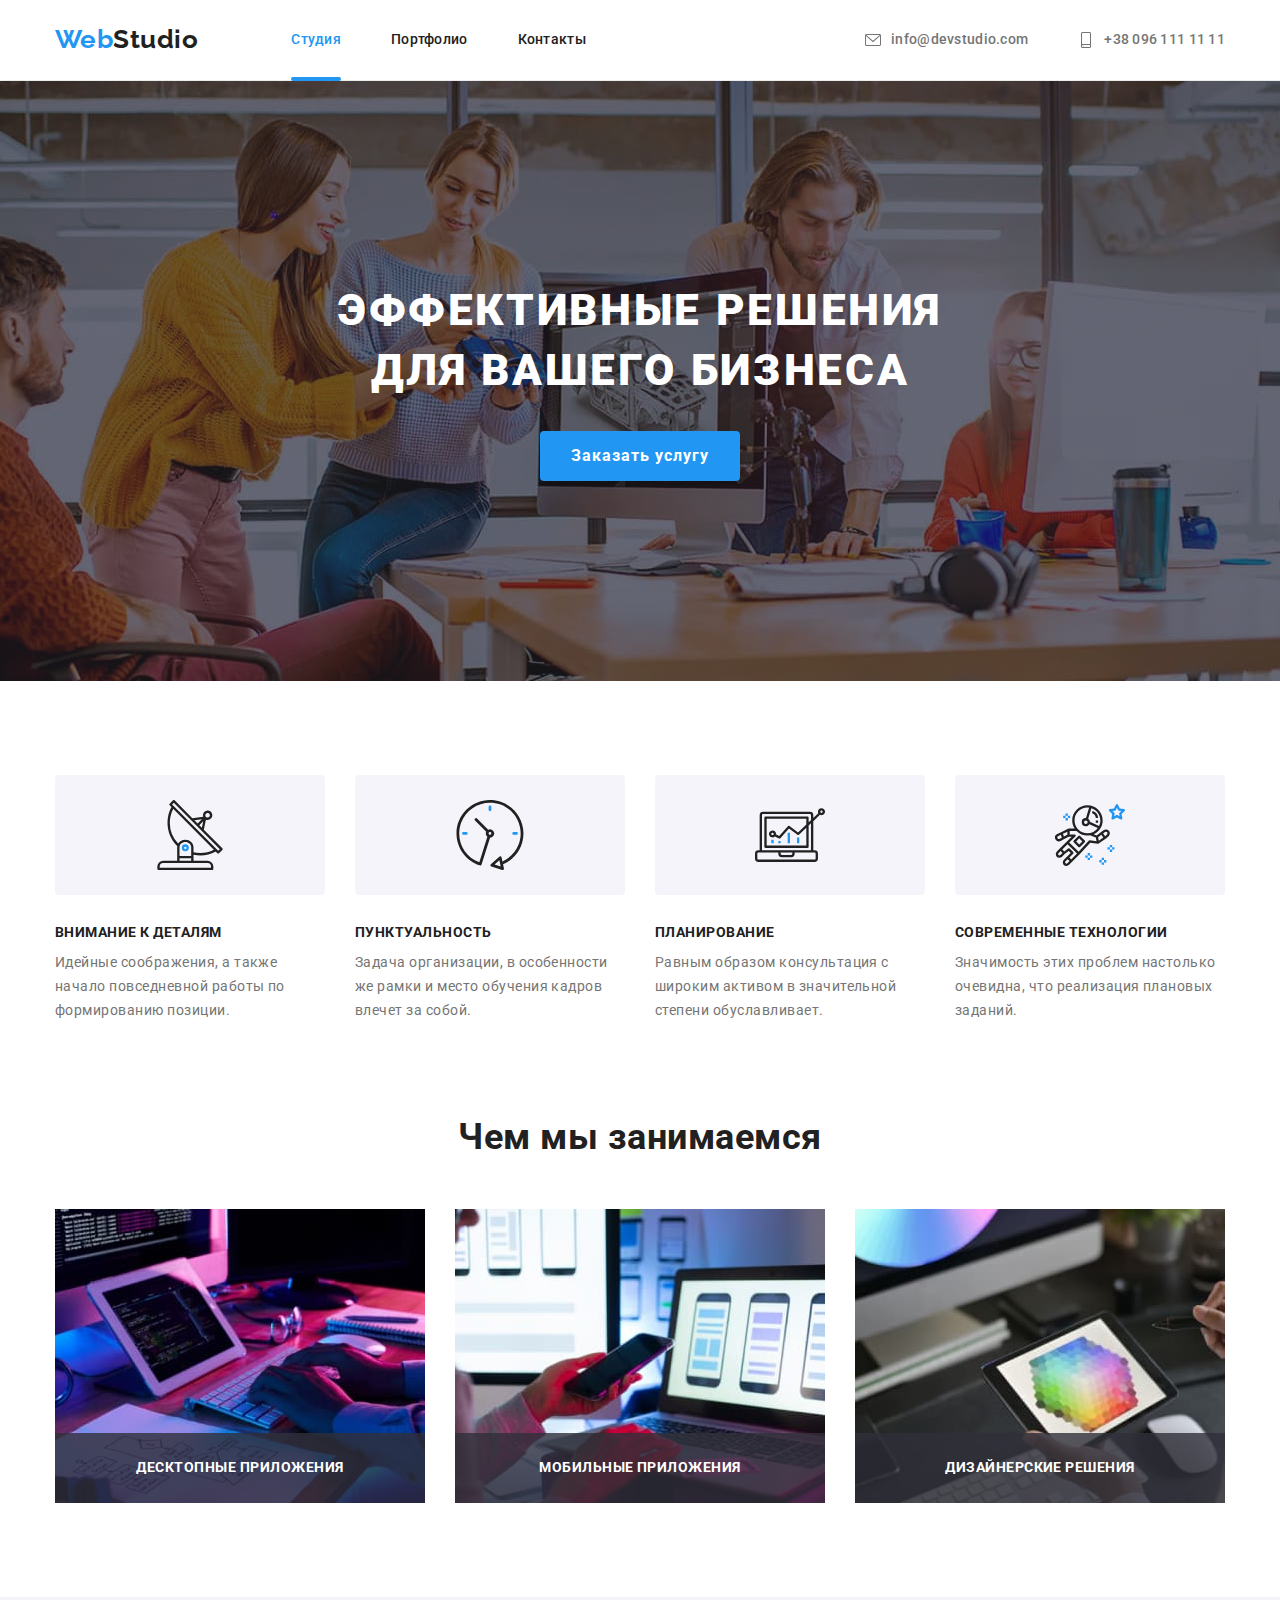
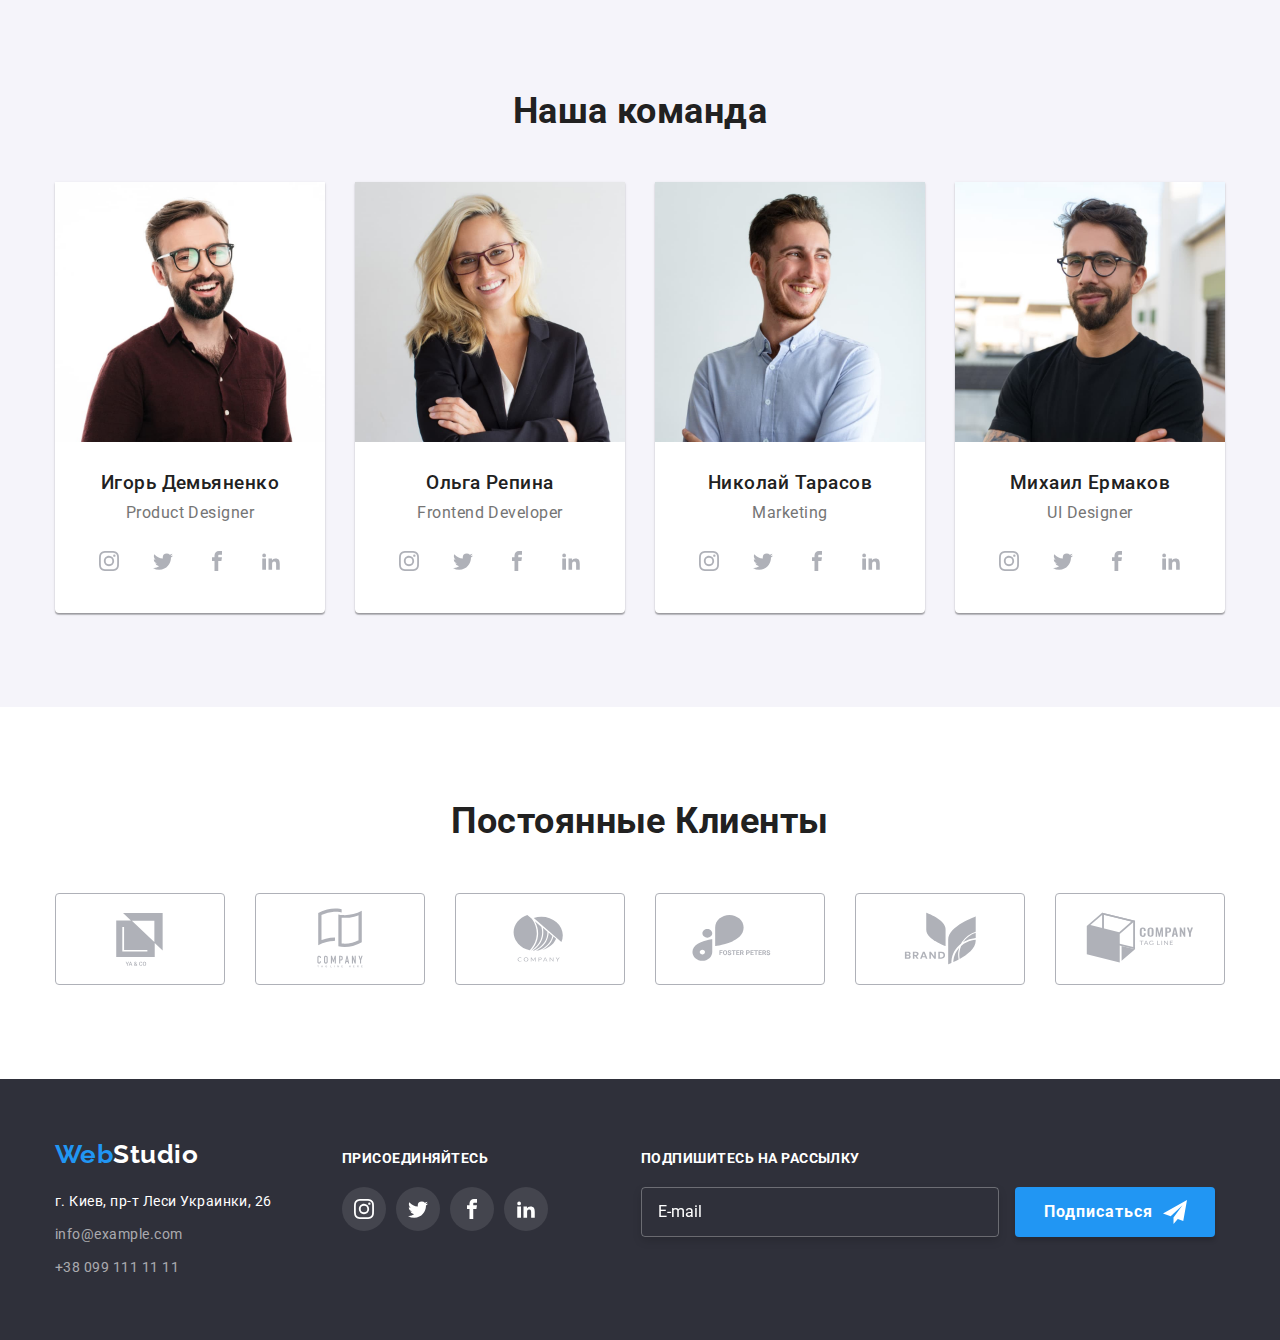
<file: index.html>
<!DOCTYPE html>
<html lang="ru">
  <head>
    <meta charset="UTF-8" />
    <meta http-equiv="X-UA-Compatible" content="IE=edge" />
    <meta name="viewport" content="width=device-width, initial-scale=1.0" />
    <title>MainPage</title>
    <link rel="preconnect" href="https://fonts.googleapis.com" />
    <link rel="preconnect" href="https://fonts.gstatic.com" crossorigin />
    <link
      href="https://fonts.googleapis.com/css2?family=Raleway:wght@700&family=Roboto:wght@400;500;700;900&display=swap"
      rel="stylesheet"
    />
    <link
      rel="stylesheet"
      href="https://cdnjs.cloudflare.com/ajax/libs/modern-normalize/1.1.0/modern-normalize.min.css"
    />
    <link
      rel="stylesheet"
      href="https://maxcdn.bootstrapcdn.com/font-awesome/4.5.0/css/font-awesome.min.css"
    />
    <link rel="stylesheet" href="css/styles.css" />
  </head>
  <body>
    <header class="header">
      <div class="container">
        <nav class="nav__main">
          <a class="header__inner" href="/"
            ><span class="header__logo">Web</span>Studio</a
          >
          <ul class="nav__list list">
            <li class="nav__item">
              <a class="nav__link current" href="index.html">Студия</a>
            </li>
            <li class="nav__item">
              <a class="nav__link" href="portfolio.html">Портфолио</a>
            </li>
            <li class="nav__item">
              <a class="nav__link" href="">Контакты</a>
            </li>
          </ul>
        </nav>
        <ul class="address__list list">
          <li class="nav__address">
            <a class="header__address" href="mailto:info@devstudio.com">
              <svg class="header__icon" width="16" height="16">
                <use href="./images/icons.svg#mail"></use>
              </svg>
              info@devstudio.com
            </a>
          </li>
          <li class="nav__address">
            <a class="header__address" href="tel:+380961111111">
              <svg class="header__icon" width="16" height="16">
                <use href="./images/icons.svg#phone"></use>
              </svg>
              +38 096 111 11 11
            </a>
          </li>
        </ul>
      </div>
    </header>
    <main>
      <section class="hero section">
        <div class="container">
          <h1 class="hero__title">Эффективные решения для вашего бизнеса</h1>
          <button class="hero__btn btn" type="button" data-modal-open>
            Заказать услугу
          </button>
        </div>
      </section>
      <section class="section">
        <div class="specials__inner container">
          <h2 class="title__hidden">Особенности</h2>
          <ul class="specials__list list">
            <li class="specials__info">
              <div class="specials__icon">
                <svg width="70" height="70">
                  <use href="./images/icons.svg#antenna"></use>
                </svg>
              </div>
              <h3 class="specials__title">Внимание к деталям</h3>
              <p class="specials__text">
                Идейные соображения, а также начало повседневной работы по
                формированию позиции.
              </p>
            </li>
            <li class="specials__info">
              <div class="specials__icon">
                <svg width="70" height="70">
                  <use href="./images/icons.svg#clock"></use>
                </svg>
              </div>
              <h3 class="specials__title">Пунктуальность</h3>
              <p class="specials__text">
                Задача организации, в особенности же рамки и место обучения
                кадров влечет за собой.
              </p>
            </li>
            <li class="specials__info">
              <div class="specials__icon">
                <svg width="70" height="70">
                  <use href="./images/icons.svg#diagram"></use>
                </svg>
              </div>
              <h3 class="specials__title">Планирование</h3>
              <p class="specials__text">
                Равным образом консультация с широким активом в значительной
                степени обуславливает.
              </p>
            </li>
            <li class="specials__info">
              <div class="specials__icon">
                <svg width="70" height="70">
                  <use href="./images/icons.svg#astronaut"></use>
                </svg>
              </div>
              <h3 class="specials__title">Современные технологии</h3>
              <p class="specials__text">
                Значимость этих проблем настолько очевидна, что реализация
                плановых заданий.
              </p>
            </li>
          </ul>
        </div>
      </section>
      <section class="section no__padding">
        <div class="container">
          <h2 class="section__title">Чем мы занимаемся</h2>
          <ul class="specialist__inner list">
            <li class="specialist__work">
              <img src="./images/1.jpg" width="370" alt="programmer-working" />
              <p class="specialist__content">Десктопные приложения</p>
            </li>
            <li class="specialist__work">
              <img src="./images/2.jpg" width="370" alt="ui-developing" />
              <p class="specialist__content">Мобильные приложения</p>
            </li>
            <li class="specialist__work">
              <img src="./images/3.jpg" width="370" alt="colour-selection" />
              <p class="specialist__content">Дизайнерские решения</p>
            </li>
          </ul>
        </div>
      </section>
      <section class="section__specialist section">
        <div class="container">
          <h2 class="section__title">Наша команда</h2>
          <ul class="specialist__list list">
            <li class="specialist__card">
              <img src="./images/team-1.jpg" width="270" alt="team-1" />
              <div class="specialist__text">
                <h3 class="specialist__name">Игорь Демьяненко</h3>
                <p class="specialist__info" lang="en">Product Designer</p>
                <ul class="specialist__item list">
                  <li class="specialist__icon">
                    <a class="specialist__social" href="/">
                      <svg width="20" height="20">
                        <use href="./images/icons.svg#instagram"></use>
                      </svg>
                    </a>
                  </li>
                  <li class="specialist__icon">
                    <a class="specialist__social" href="/">
                      <svg width="20" height="20">
                        <use href="./images/icons.svg#twitter"></use>
                      </svg>
                    </a>
                  </li>
                  <li class="specialist__icon">
                    <a class="specialist__social" href="/">
                      <svg width="20" height="20">
                        <use href="./images/icons.svg#facebook"></use>
                      </svg>
                    </a>
                  </li>
                  <li class="specialist__icon">
                    <a class="specialist__social" href="/">
                      <svg width="20" height="20">
                        <use href="./images/icons.svg#linkedin2"></use>
                      </svg>
                    </a>
                  </li>
                </ul>
              </div>
            </li>
            <li class="specialist__card">
              <img src="./images/team-2.jpg" width="270" alt="team-1" />
              <div class="specialist__text">
                <h3 class="specialist__name">Ольга Репина</h3>
                <p class="specialist__info" lang="en">Frontend Developer</p>
                <ul class="specialist__item list">
                  <li class="specialist__icon">
                    <a class="specialist__social" href="/">
                      <svg width="20" height="20">
                        <use href="./images/icons.svg#instagram"></use>
                      </svg>
                    </a>
                  </li>
                  <li class="specialist__icon">
                    <a class="specialist__social" href="/">
                      <svg width="20" height="20">
                        <use href="./images/icons.svg#twitter"></use>
                      </svg>
                    </a>
                  </li>
                  <li class="specialist__icon">
                    <a class="specialist__social" href="/">
                      <svg width="20" height="20">
                        <use href="./images/icons.svg#facebook"></use>
                      </svg>
                    </a>
                  </li>
                  <li class="specialist__icon">
                    <a class="specialist__social" href="/">
                      <svg width="20" height="20">
                        <use href="./images/icons.svg#linkedin2"></use>
                      </svg>
                    </a>
                  </li>
                </ul>
              </div>
            </li>
            <li class="specialist__card">
              <img src="./images/team-3.jpg" width="270" alt="team-1" />
              <div class="specialist__text">
                <h3 class="specialist__name">Николай Тарасов</h3>
                <p class="specialist__info" lang="en">Marketing</p>
                <ul class="specialist__item list">
                  <li class="specialist__icon">
                    <a class="specialist__social" href="/">
                      <svg width="20" height="20">
                        <use href="./images/icons.svg#instagram"></use>
                      </svg>
                    </a>
                  </li>
                  <li class="specialist__icon">
                    <a class="specialist__social" href="/">
                      <svg width="20" height="20">
                        <use href="./images/icons.svg#twitter"></use>
                      </svg>
                    </a>
                  </li>
                  <li class="specialist__icon">
                    <a class="specialist__social" href="/">
                      <svg width="20" height="20">
                        <use href="./images/icons.svg#facebook"></use>
                      </svg>
                    </a>
                  </li>
                  <li class="specialist__icon">
                    <a class="specialist__social" href="/">
                      <svg width="20" height="20">
                        <use href="./images/icons.svg#linkedin2"></use>
                      </svg>
                    </a>
                  </li>
                </ul>
              </div>
            </li>
            <li class="specialist__card">
              <img src="./images/team-4.jpg" width="270" alt="team-1" />
              <div class="specialist__text">
                <h3 class="specialist__name">Михаил Ермаков</h3>
                <p class="specialist__info" lang="en">UI Designer</p>
                <ul class="specialist__item list">
                  <li class="specialist__icon">
                    <a class="specialist__social" href="/">
                      <svg width="20" height="20">
                        <use href="./images/icons.svg#instagram"></use>
                      </svg>
                    </a>
                  </li>
                  <li class="specialist__icon">
                    <a class="specialist__social" href="/">
                      <svg width="20" height="20">
                        <use href="./images/icons.svg#twitter"></use>
                      </svg>
                    </a>
                  </li>
                  <li class="specialist__icon">
                    <a class="specialist__social" href="/">
                      <svg width="20" height="20">
                        <use href="./images/icons.svg#facebook"></use>
                      </svg>
                    </a>
                  </li>
                  <li class="specialist__icon">
                    <a class="specialist__social" href="/">
                      <svg width="20" height="20">
                        <use href="./images/icons.svg#linkedin2"></use>
                      </svg>
                    </a>
                  </li>
                </ul>
              </div>
            </li>
          </ul>
        </div>
      </section>
      <section class="section">
        <div class="container">
          <h2 class="section__title">Постоянные Клиенты</h2>
          <ul class="clients__list list">
            <li class="clients__item">
              <a class="clients__card" href="/">
                <svg>
                  <use href="./images/icons.svg#client-1"></use>
                </svg>
              </a>
            </li>
            <li class="clients__item">
              <a class="clients__card" href="/">
                <svg>
                  <use href="./images/icons.svg#client-2"></use>
                </svg>
              </a>
            </li>
            <li class="clients__item">
              <a class="clients__card" href="/">
                <svg>
                  <use href="./images/icons.svg#client-3"></use>
                </svg>
              </a>
            </li>
            <li class="clients__item">
              <a class="clients__card" href="/">
                <svg>
                  <use href="./images/icons.svg#client-4"></use>
                </svg>
              </a>
            </li>
            <li class="clients__item">
              <a class="clients__card" href="/">
                <svg>
                  <use href="./images/icons.svg#client-5"></use>
                </svg>
              </a>
            </li>
            <li class="clients__item">
              <a class="clients__card" href="/">
                <svg>
                  <use href="./images/icons.svg#client-6"></use>
                </svg>
              </a>
            </li>
          </ul>
        </div>
      </section>
    </main>
    <footer class="footer section">
      <div class="footer__section container">
        <div>
          <a class="footer__inner" href="/"
            ><span class="footer__logo">Web</span>Studio</a
          >
          <address>
            <p class="footer__text">г. Киев, пр-т Леси Украинки, 26</p>
            <ul class="list">
              <li class="footer__info">
                <a class="footer__address" href="mailto:info@example.com"
                  >info@example.com</a
                >
              </li>
              <li>
                <a class="footer__address" href="tel:+380991111111"
                  >+38 099 111 11 11</a
                >
              </li>
            </ul>
          </address>
        </div>
        <div class="footer__item">
          <p class="footer__title">Присоединяйтесь</p>
          <ul class="footer__list list">
            <li class="footer__icon">
              <a class="footer__link" href="/">
                <svg width="20" height="20">
                  <use href="./images/icons.svg#instagram"></use>
                </svg>
              </a>
            </li>
            <li class="footer__icon">
              <a class="footer__link" href="/">
                <svg width="20" height="20">
                  <use href="./images/icons.svg#twitter"></use>
                </svg>
              </a>
            </li>
            <li class="footer__icon">
              <a class="footer__link" href="/">
                <svg width="20" height="20">
                  <use href="./images/icons.svg#facebook"></use>
                </svg>
              </a>
            </li>
            <li class="footer__icon">
              <a class="footer__link" href="/">
                <svg width="20" height="20">
                  <use href="./images/icons.svg#linkedin2"></use>
                </svg>
              </a>
            </li>
          </ul>
        </div>
        <form class="footer__form">
          <p class="footer__title">Подпишитесь на рассылку</p>
          <label for="">
            <input
              class="footer__input"
              type="email"
              name="email"
              placeholder="E-mail"
            />
          </label>
          <label>
            <button class="footer__btn btn" type="submit">
              Подписаться
              <svg class="btn__icon" width="24" height="24">
                <use href="./images/icons.svg#subscribe"></use>
              </svg>
            </button>
          </label>
        </form>
      </div>
    </footer>
    <div class="backdrop backdrop__hidden" data-modal>
      <div class="modal">
        <button class="modal__button" type="button" data-modal-close>
          <svg width="18" height="18">
            <use href="./images/icons.svg#backdrop-close"></use>
          </svg>
        </button>
        <form class="modal__form">
          <p class="modal__text">Оставьте свои данные, мы вам перезвоним</p>
          <label class="modal__label">
            <span class="label__text">Имя</span>
            <input class="modal__input" type="text" name="user_name" required />
            <svg class="input__icon" width="18" height="18">
              <use href="./images/icons.svg#user"></use>
            </svg>
          </label>
          <label class="modal__label">
            <span class="label__text">Телефон</span>
            <input
              class="modal__input"
              type="tel"
              name="phone_number"
              required
            />
            <svg class="input__icon" width="18" height="18">
              <use href="./images/icons.svg#mobile"></use>
            </svg>
          </label>
          <label class="modal__label">
            <span class="label__text">Почта</span>
            <input class="modal__input" type="email" name="email" required />
            <svg class="input__icon" width="18" height="18">
              <use href="./images/icons.svg#email"></use>
            </svg>
          </label>
          <label class="modal__label">
            <span class="label__text">Комментарий</span>
            <textarea
              class="modal__textarea"
              name="comment"
              rows="10"
              placeholder="Введите текст"
            ></textarea>
          </label>
          <label class="modal__checkbox">
            <input class="modal__policy" type="checkbox" name="policy" />
            <svg class="icon__check" width="16" height="15">
              <use href="./images/icons.svg#check"></use>
            </svg>
            <span class="checkbox__text"
              >Соглашаюсь с рассылкой и принимаю</span
            >
            <a class="modal__contract" href="/">Условия договора</a></label
          >
          <button class="modal__submit btn" type="submit">Отправить</button>
        </form>
      </div>
    </div>
    <a href="/" class="back__top"></a>
    <script src="./js/modal.js"></script>
    <script src="./js/jquery-3.6.0.min.js"></script>
    <script src="./js/button.js"></script>
    <script src="./js/test.js"></script>
  </body>
</html>
</file>
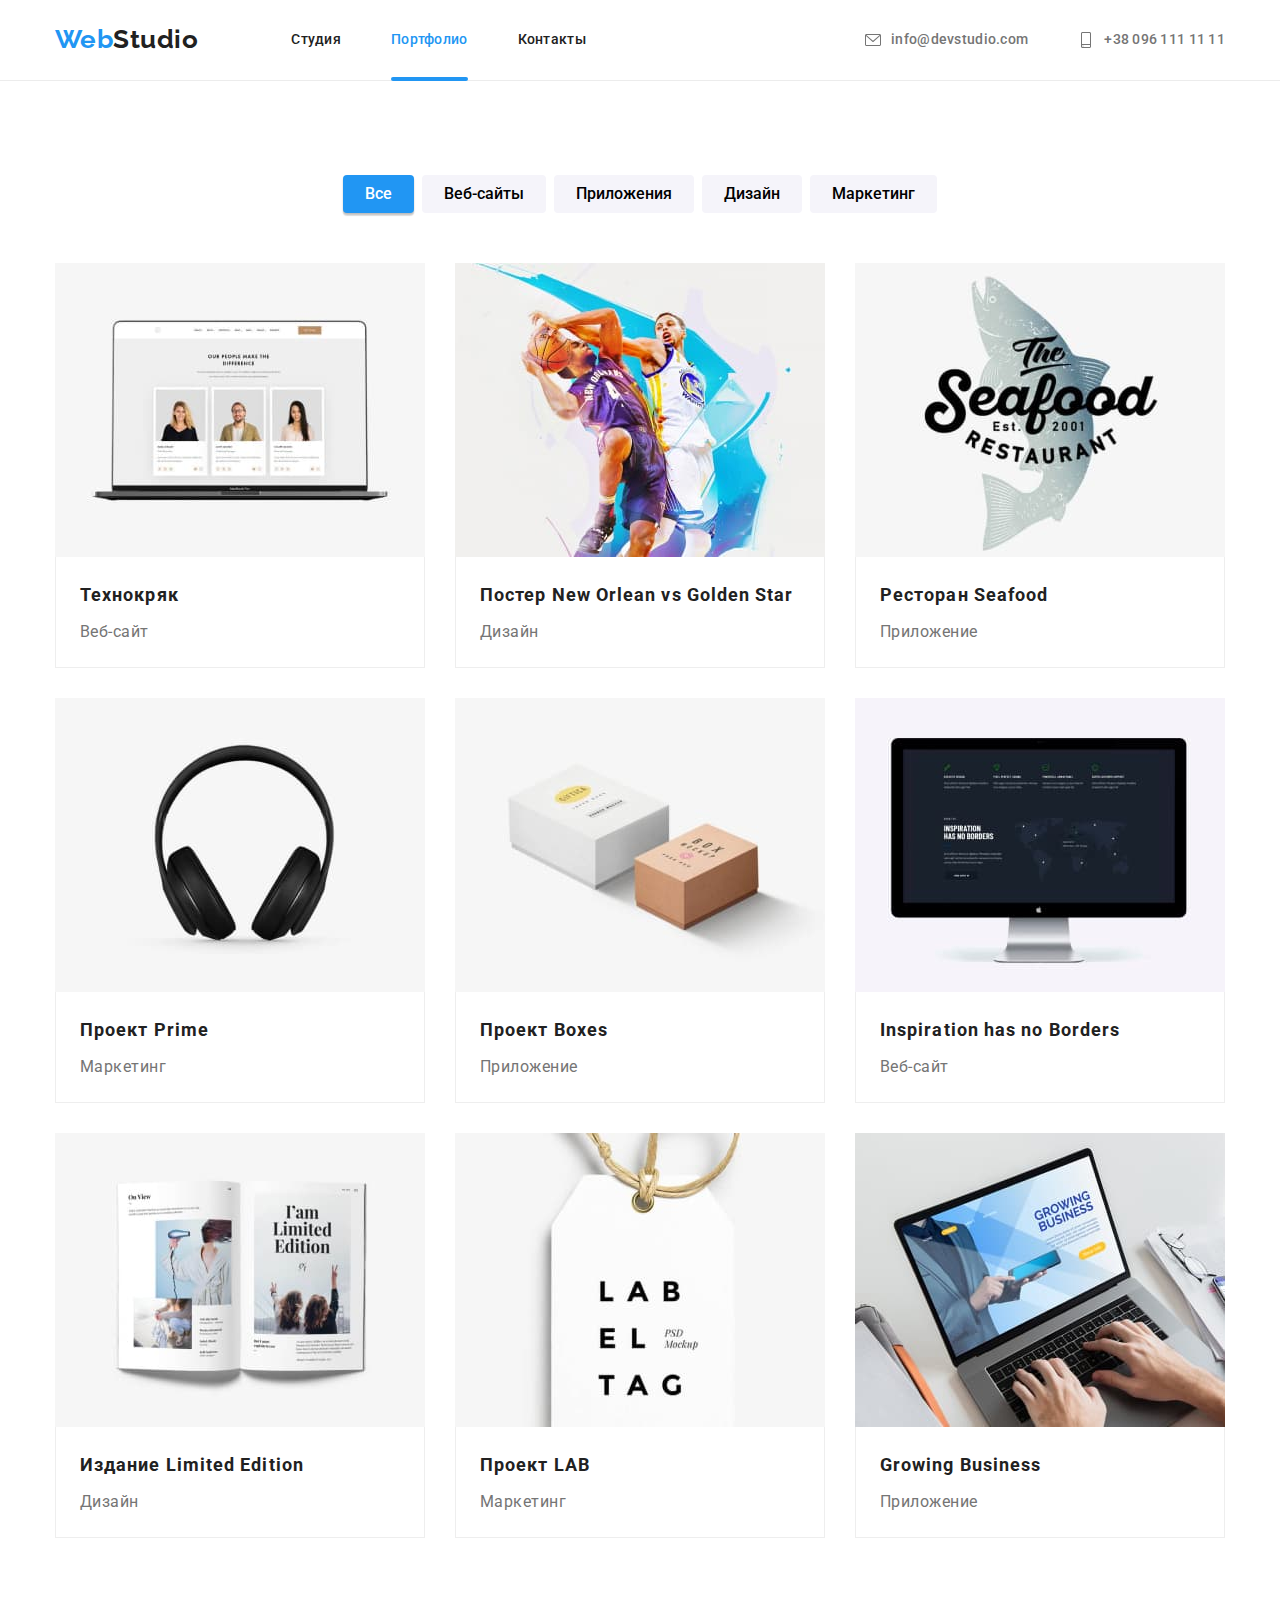
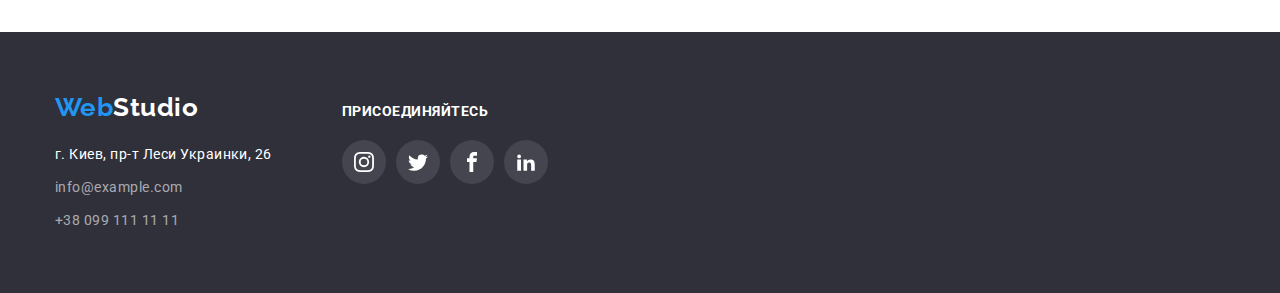
<file: portfolio.html>
<!DOCTYPE html>
<html lang="ru">
  <head>
    <meta charset="UTF-8" />
    <meta http-equiv="X-UA-Compatible" content="IE=edge" />
    <meta name="viewport" content="width=device-width, initial-scale=1.0" />
    <title>Portfolio</title>
    <link rel="preconnect" href="https://fonts.googleapis.com" />
    <link rel="preconnect" href="https://fonts.gstatic.com" crossorigin />
    <link
      href="https://fonts.googleapis.com/css2?family=Raleway:wght@700&family=Roboto:wght@400;500;700;900&display=swap"
      rel="stylesheet"
    />
    <link
      rel="stylesheet"
      href="https://cdnjs.cloudflare.com/ajax/libs/modern-normalize/1.1.0/modern-normalize.min.css"
    />
    <link
      rel="stylesheet"
      href="https://maxcdn.bootstrapcdn.com/font-awesome/4.5.0/css/font-awesome.min.css"
    />
    <link rel="stylesheet" href="css/styles.css" />
  </head>
  <body>
    <header class="header">
      <div class="container">
        <nav class="nav__main">
          <a class="header__inner" href="/"
            ><span class="header__logo">Web</span>Studio</a
          >
          <ul class="nav__list list">
            <li class="nav__item">
              <a class="nav__link" href="index.html">Студия</a>
            </li>
            <li class="nav__item">
              <a class="nav__link current" href="portfolio.html">Портфолио</a>
            </li>
            <li class="nav__item">
              <a class="nav__link" href="">Контакты</a>
            </li>
          </ul>
        </nav>
        <ul class="address__list list">
          <li class="nav__address">
            <a class="header__address" href="mailto:info@devstudio.com">
              <svg class="header__icon" width="16" height="16">
                <use href="./images/icons.svg#mail"></use>
              </svg>
              info@devstudio.com
            </a>
          </li>
          <li class="nav__address">
            <a class="header__address" href="tel:+380961111111">
              <svg class="header__icon" width="16" height="16">
                <use href="./images/icons.svg#phone"></use>
              </svg>
              +38 096 111 11 11
            </a>
          </li>
        </ul>
      </div>
    </header>
    <main>
      <section class="section">
        <div class="container">
          <h1 class="title__hidden">Фильтр</h1>
          <ul class="btn__list list">
            <li class="btn__inner">
              <button class="filter__btn active" type="button">Все</button>
            </li>
            <li class="btn__inner">
              <button class="filter__btn" type="button">Веб-сайты</button>
            </li>
            <li class="btn__inner">
              <button class="filter__btn" type="button">Приложения</button>
            </li>
            <li class="btn__inner">
              <button class="filter__btn" type="button">Дизайн</button>
            </li>
            <li class="btn__inner">
              <button class="filter__btn" type="button">Маркетинг</button>
            </li>
          </ul>
          <ul class="filter__list list">
            <li class="filter__card">
              <a class="filter__link" href="/">
                <div class="filter__overlay">
                  <img src="./images/website.jpg" width="370" alt="website" />
                  <p class="filter__content">
                    Технокряк это современная площадка распространения
                    коронавируса. Компании используют эту платформу для
                    цифрового шпионажа и атак на защищённые сервера конкурентов.
                  </p>
                </div>
                <div class="filter__inner">
                  <h2 class="filter__title">Технокряк</h2>
                  <p class="filter__text">Веб-сайт</p>
                </div>
              </a>
            </li>
            <li class="filter__card">
              <a class="filter__link" href="/">
                <div class="filter__overlay">
                  <img
                    src="./images/basketball-poster-design.jpg"
                    width="370"
                    alt="basketball-poster-design"
                  />
                  <p class="filter__content">
                    Технокряк это современная площадка распространения
                    коронавируса. Компании используют эту платформу для
                    цифрового шпионажа и атак на защищённые сервера конкурентов.
                  </p>
                </div>
                <div class="filter__inner">
                  <h2 class="filter__title">
                    Постер
                    <span lang="en">New Orlean vs Golden Star</span>
                  </h2>
                  <p class="filter__text">Дизайн</p>
                </div>
              </a>
            </li>
            <li class="filter__card">
              <a class="filter__link" href="/">
                <div class="filter__overlay">
                  <img
                    src="./images/restaurant-the-seafood.jpg"
                    width="370"
                    alt="restaurant-the-seafood"
                  />
                  <p class="filter__content">
                    Технокряк это современная площадка распространения
                    коронавируса. Компании используют эту платформу для
                    цифрового шпионажа и атак на защищённые сервера конкурентов.
                  </p>
                </div>
                <div class="filter__inner">
                  <h2 class="filter__title">
                    Ресторан
                    <span lang="en">Seafood</span>
                  </h2>
                  <p class="filter__text">Приложение</p>
                </div>
              </a>
            </li>
            <li class="filter__card">
              <a class="filter__link" href="/">
                <div class="filter__overlay">
                  <img
                    src="./images/project-prime.jpg"
                    width="370"
                    alt="project-prime"
                  />
                  <p class="filter__content">
                    Технокряк это современная площадка распространения
                    коронавируса. Компании используют эту платформу для
                    цифрового шпионажа и атак на защищённые сервера конкурентов.
                  </p>
                </div>
                <div class="filter__inner">
                  <h2 class="filter__title">
                    Проект
                    <span lang="en">Prime</span>
                  </h2>
                  <p class="filter__text">Маркетинг</p>
                </div>
              </a>
            </li>
            <li class="filter__card">
              <a class="filter__link" href="/">
                <div class="filter__overlay">
                  <img
                    src="./images/project-boxes.jpg"
                    width="370"
                    alt="project-boxes"
                  />
                  <p class="filter__content">
                    Технокряк это современная площадка распространения
                    коронавируса. Компании используют эту платформу для
                    цифрового шпионажа и атак на защищённые сервера конкурентов.
                  </p>
                </div>
                <div class="filter__inner">
                  <h2 class="filter__title">
                    Проект
                    <span lang="en">Boxes</span>
                  </h2>
                  <p class="filter__text">Приложение</p>
                </div>
              </a>
            </li>
            <li class="filter__card">
              <a class="filter__link" href="/">
                <div class="filter__overlay">
                  <img
                    src="./images/website-inspiration-has-no-borders.jpg"
                    width="370"
                    alt="website-inspiration-has-no-borders"
                  />
                  <p class="filter__content">
                    Технокряк это современная площадка распространения
                    коронавируса. Компании используют эту платформу для
                    цифрового шпионажа и атак на защищённые сервера конкурентов.
                  </p>
                </div>
                <div class="filter__inner">
                  <h2 class="filter__title" lang="en">
                    Inspiration has no Borders
                  </h2>
                  <p class="filter__text">Веб-сайт</p>
                </div>
              </a>
            </li>
            <li class="filter__card">
              <a class="filter__link" href="/">
                <div class="filter__overlay">
                  <img
                    src="./images/design-limited-edition.jpg"
                    width="370"
                    alt="design-limited-edition"
                  />
                  <p class="filter__content">
                    Технокряк это современная площадка распространения
                    коронавируса. Компании используют эту платформу для
                    цифрового шпионажа и атак на защищённые сервера конкурентов.
                  </p>
                </div>
                <div class="filter__inner">
                  <h2 class="filter__title">
                    Издание
                    <span lang="en">Limited Edition</span>
                  </h2>
                  <p class="filter__text">Дизайн</p>
                </div>
              </a>
            </li>
            <li class="filter__card">
              <a class="filter__link" href="/">
                <div class="filter__overlay">
                  <img
                    src="./images/project-lab.jpg"
                    width="370"
                    alt="project-lab"
                  />
                  <p class="filter__content">
                    Технокряк это современная площадка распространения
                    коронавируса. Компании используют эту платформу для
                    цифрового шпионажа и атак на защищённые сервера конкурентов.
                  </p>
                </div>
                <div class="filter__inner">
                  <h2 class="filter__title">
                    Проект
                    <span lang="en">LAB</span>
                  </h2>
                  <p class="filter__text">Маркетинг</p>
                </div>
              </a>
            </li>
            <li class="filter__card">
              <a class="filter__link" href="/">
                <div class="filter__overlay">
                  <img
                    src="./images/growing-business.jpg"
                    width="370"
                    alt="growing-business"
                  />
                  <p class="filter__content">
                    Технокряк это современная площадка распространения
                    коронавируса. Компании используют эту платформу для
                    цифрового шпионажа и атак на защищённые сервера конкурентов.
                  </p>
                </div>
                <div class="filter__inner">
                  <h2 class="filter__title" lang="en">Growing Business</h2>
                  <p class="filter__text">Приложение</p>
                </div>
              </a>
            </li>
          </ul>
        </div>
      </section>
    </main>
    <footer class="footer section">
      <div class="footer__section container">
        <div>
          <a class="footer__inner" href="/"
            ><span class="footer__logo">Web</span>Studio</a
          >
          <address>
            <p class="footer__text">г. Киев, пр-т Леси Украинки, 26</p>
            <ul class="list">
              <li class="footer__info">
                <a class="footer__address" href="mailto:info@example.com"
                  >info@example.com</a
                >
              </li>
              <li>
                <a class="footer__address" href="tel:+380991111111"
                  >+38 099 111 11 11</a
                >
              </li>
            </ul>
          </address>
        </div>
        <div class="footer__item">
          <p class="footer__title">Присоединяйтесь</p>
          <ul class="footer__list list">
            <li class="footer__icon">
              <a class="footer__link" href="/">
                <svg width="20" height="20">
                  <use href="./images/icons.svg#instagram"></use>
                </svg>
              </a>
            </li>
            <li class="footer__icon">
              <a class="footer__link" href="/">
                <svg width="20" height="20">
                  <use href="./images/icons.svg#twitter"></use>
                </svg>
              </a>
            </li>
            <li class="footer__icon">
              <a class="footer__link" href="/">
                <svg width="20" height="20">
                  <use href="./images/icons.svg#facebook"></use>
                </svg>
              </a>
            </li>
            <li class="footer__icon">
              <a class="footer__link" href="/">
                <svg width="20" height="20">
                  <use href="./images/icons.svg#linkedin2"></use>
                </svg>
              </a>
            </li>
          </ul>
        </div>
      </div>
    </footer>
    <a href="/" class="back__top"></a>
    <script src="./js/jquery-3.6.0.min.js"></script>
    <script src="./js/button.js"></script>
    <script src="./js/test.js"></script>
  </body>
</html>
</file>
<file: css/styles.css>
:root {
  --primary-text-color: #212121;
  --secondary-text-color: #757575;
  --tittle-text-color: #ffffff;
  --accent-color: #2196f3;
  --primary-background-color: #ffffff;
  --primary-section-color: #2f303a;
  --secondary-section-color: #f5f4fa;
  --icon-color: #afb1b8;
  --footer-address-color: rgba(255, 255, 255, 0.6);
  --gradient-color: rgba(47, 48, 58, 0.4);
  --transition-duration: 250ms;
  --transition-timing-function: cubic-bezier(0.4, 0, 0.2, 1);
}

body {
  padding-top: 81px;
  background-color: var(--primary-background-color);
  color: var(--primary-text-color);
  font-family: "Roboto", sans-serif;
  letter-spacing: 0.03em;
}

h1,
h2,
h3,
h4,
h5,
h6,
ul,
p {
  padding: 0;
  margin: 0;
}

/* Container */

.container {
  width: 1200px;
  margin: 0 auto;
  padding: 0 15px;
}

/* Section */

.section {
  padding: 94px 0;
}

.section.no__padding {
  padding-top: 0;
}

/* List style */

.list {
  list-style: none;
}

/* Header */

.header {
  position: fixed;
  width: 100%;
  top: 0;
  z-index: 1;
  background-color: var(--primary-background-color);
  margin: 0 auto;
  border-bottom: 1px solid #ececec;
}

.header .container {
  display: flex;
}

.header__inner {
  color: var(--primary-text-color);
  padding: 24px 0;
  margin-right: 93px;
  font-family: "Raleway", sans-serif;
  font-size: 26px;
  font-weight: 700;
  line-height: 1.2;
  text-decoration: none;
}

.header__logo {
  color: var(--accent-color);
  font-family: "Raleway", sans-serif;
  font-size: 26px;
  font-weight: 700;
  line-height: 1.2;
  text-decoration: none;
}

.nav__main {
  display: flex;
  align-items: center;
}

.nav__list {
  display: inline-flex;
}

.nav__item:not(:last-child),
.nav__address:not(:last-child) {
  margin-right: 50px;
}

.nav__link {
  color: var(--primary-text-color);
  display: inline-flex;
  position: relative;
  padding: 32px 0;
  font-size: 14px;
  font-weight: 500;
  line-height: 1.14;
  letter-spacing: 0.02em;
  text-decoration: none;
  outline: none;
  transition: color var(--transition-duration) var(--transition-timing-function);
}

.current {
  color: var(--accent-color);
}

.nav__link::after {
  content: "";
  display: block;
  opacity: 0;
  width: 100%;
  height: 4px;
  background-color: var(--accent-color);
  position: absolute;
  bottom: -1px;
  border-radius: 2px;
  transition: opacity var(--transition-duration)
      var(--transition-timing-function),
    background-color var(--transition-duration)
      var(--transition-timing-function);
}

.current::after {
  content: "";
  opacity: 1;
}

.nav__link:hover::after,
.nav__link:focus::after {
  opacity: 1;
}

.address__list {
  display: inline-flex;
  margin-left: auto;
}

.nav__address {
  font-size: 14px;
  font-weight: 500;
  line-height: 1.14;
  letter-spacing: 0.02em;
  font-style: normal;
  text-decoration: none;
}

.header__address {
  color: var(--secondary-text-color);
  padding: 32px 0;
  display: flex;
  text-decoration: none;
  outline: none;
  transition: color var(--transition-duration) var(--transition-timing-function);
}

.header__icon {
  fill: currentColor;
  margin-right: 10px;
}

.nav__link:hover,
.header__address:hover,
.header__icon:hover {
  color: var(--accent-color);
}

.nav__link:focus,
.header__address:focus,
.header__icon:focus {
  color: var(--accent-color);
}

/* Hero */

.hero {
  background-color: var(--primary-section-color);
  background-image: linear-gradient(
      to right,
      var(--gradient-color),
      var(--gradient-color)
    ),
    url(../images/hero-img.jpg);
  background-repeat: no-repeat;
  background-position: center;
  background-size: cover;
  height: 600px;
  max-width: 1600px;
  margin: 0 auto;
  padding: 200px 0;
  text-align: center;
}

.hero__title {
  color: var(--tittle-text-color);
  margin-left: auto;
  margin-right: auto;
  width: 696px;
  margin-bottom: 30px;
  font-size: 44px;
  font-weight: 900;
  line-height: 1.36;
  letter-spacing: 0.06em;
  text-transform: uppercase;
}

/* Buttons */

.btn {
  font-family: inherit;
  display: inline-flex;
  align-items: center;
  justify-content: center;
  width: 200px;
  height: 50px;
  font-weight: 700;
  line-height: 1.87;
  letter-spacing: 0.06em;
  color: var(--tittle-text-color);
  border: none;
  background-color: var(--accent-color);
  box-shadow: 0px 4px 4px rgba(0, 0, 0, 0.15);
  border-radius: 4px;
  cursor: pointer;
}

.btn__list {
  display: flex;
  justify-content: center;
  margin-bottom: 50px;
}

.btn__inner:not(:last-child) {
  margin-right: 8px;
}

.filter__btn {
  background-color: var(--secondary-section-color);
  font-family: inherit;
  padding: 6px 22px;
  font-weight: 500;
  line-height: 1.62;
  border: 0;
  border-radius: 4px;
  text-align: center;
  cursor: pointer;
  outline: none;
  transition: color var(--transition-duration) var(--transition-timing-function),
    background-color var(--transition-duration)
      var(--transition-timing-function),
    box-shadow var(--transition-duration) var(--transition-timing-function);
}

.active {
  background-color: var(--accent-color);
  color: var(--tittle-text-color);
  box-shadow: 0px 3px 1px rgba(0, 0, 0, 0.1), 0px 1px 2px rgba(0, 0, 0, 0.08),
    0px 2px 2px rgba(0, 0, 0, 0.12);
}

.filter__btn:hover,
.filter__btn:focus {
  background-color: var(--accent-color);
  color: var(--tittle-text-color);
  box-shadow: 0px 3px 1px rgba(0, 0, 0, 0.1), 0px 1px 2px rgba(0, 0, 0, 0.08),
    0px 2px 2px rgba(0, 0, 0, 0.12);
}

/* Specials */
.title__hidden {
  position: absolute;
  width: 1px;
  height: 1px;
  margin: -1px;
  border: 0;
  padding: 0;
  white-space: nowrap;
  clip-path: inset(100%);
  clip: rect(0 0 0 0);
  overflow: hidden;
}

.specials__list {
  display: flex;
}

.specials__info {
  width: 270px;
  margin-right: 30px;
}

.specials__icon {
  background-color: var(--secondary-section-color);
  display: flex;
  height: 120px;
  margin-bottom: 30px;
  align-items: center;
  justify-content: center;
  border-radius: 4px;
}

.specials__info:nth-child(4) {
  margin-right: 0;
}

.specials__title {
  color: var(--primary-text-color);
  margin-bottom: 10px;
  font-size: 14px;
  font-weight: 700;
  line-height: 1.14;
  text-transform: uppercase;
}

.specials__text {
  color: var(--secondary-text-color);
  font-size: 14px;
  line-height: 1.71;
}

/* Specialist */

.section__specialist {
  background-color: var(--secondary-section-color);
}

.specialist__inner {
  display: flex;
}

.specialist__work:not(:last-child) {
  margin-right: 30px;
}

.specialist__inner img {
  display: block;
}

.section__title {
  color: var(--primary-text-color);
  margin-bottom: 50px;
  font-size: 36px;
  font-weight: 700;
  line-height: 1.16;
  text-align: center;
}

.specialist__work {
  position: relative;
}

.specialist__content {
  position: absolute;
  display: flex;
  background-color: rgba(47, 48, 58, 0.8);
  color: var(--tittle-text-color);
  font-size: 14px;
  font-weight: 700;
  line-height: 1.14;
  width: 100%;
  height: 70px;
  left: 0;
  bottom: 0;
  text-transform: uppercase;
  justify-content: center;
  align-items: center;
}

.specialist__list {
  display: flex;
}

.specialist__card:not(:last-child) {
  margin-right: 30px;
}

.specialist__card {
  background-color: var(--primary-background-color);
  box-shadow: 0px 1px 3px rgba(0, 0, 0, 0.12), 0px 1px 1px rgba(0, 0, 0, 0.14),
    0px 2px 1px rgba(0, 0, 0, 0.2);
  width: 270px;
  border-radius: 0px 0px 4px 4px;
}

.specialist__card img {
  display: block;
  max-width: 100%;
  height: auto;
}

.specialist__text {
  padding: 30px 32px;
}

.specialist__name {
  color: var(--primary-text-color);
  margin-bottom: 10px;
  font-weight: 500;
  line-height: 1.18;
  text-align: center;
}

.specialist__info {
  color: var(--secondary-text-color);
  margin-bottom: 16px;
  line-height: 1.18;
  text-align: center;
}

.specialist__item {
  display: flex;
  justify-content: center;
}

.specialist__icon:not(:last-child) {
  margin-right: 10px;
}

.specialist__social {
  fill: var(--icon-color);
  display: flex;
  width: 44px;
  height: 44px;
  border-radius: 50%;
  border: none;
  align-items: center;
  justify-content: center;
  outline: none;
  transition: fill var(--transition-duration) var(--transition-timing-function),
    background-color var(--transition-duration)
      var(--transition-timing-function);
}

.specialist__social:hover,
.specialist__social:focus {
  background-color: var(--accent-color);
  fill: var(--tittle-text-color);
}

/* Clients */

.clients__list {
  display: flex;
}

.clients__item:not(:last-child) {
  margin-right: 30px;
}

.clients__card {
  display: flex;
  width: 170px;
  height: 92px;
  fill: var(--icon-color);
  border: 1px solid #afb1b8;
  border-radius: 4px;
  outline: none;
  transition: fill var(--transition-duration) var(--transition-timing-function),
    border-color var(--transition-duration) var(--transition-timing-function);
}

.clients__card:hover,
.clients__card:focus {
  fill: var(--accent-color);
  border-color: var(--accent-color);
}

/* Filter */

.filter__list {
  display: flex;
  flex-wrap: wrap;
}

.filter__card {
  width: 370px;
  margin-right: 30px;
  margin-bottom: 30px;
}

.filter__link {
  display: block;
  text-decoration: none;
  outline: none;
  transition: box-shadow var(--transition-duration)
    var(--transition-timing-function);
}

.filter__card img {
  display: block;
  max-width: 100%;
  height: auto;
}

.filter__card:nth-child(3n) {
  margin-right: 0;
}

.filter__card:nth-last-child(-n + 3) {
  margin-bottom: 0;
}

.filter__inner {
  padding: 20px 24px;
  border-left: 1px solid #eeeeee;
  border-right: 1px solid #eeeeee;
  border-bottom: 1px solid #eeeeee;
}

.filter__title {
  color: var(--primary-text-color);
  margin-bottom: 4px;
  font-size: 18px;
  font-weight: 700;
  line-height: 2;
  letter-spacing: 0.06em;
}

.filter__text {
  color: var(--secondary-text-color);
  line-height: 1.87;
}

.filter__overlay {
  position: relative;
  overflow: hidden;
}

.filter__content {
  position: absolute;
  top: 0;
  left: 0;
  width: 100%;
  height: 100%;
  padding: 63px 24px;
  font-size: 18px;
  line-height: 1.56;
  transform: translateY(101%);
  color: var(--tittle-text-color);
  background-color: rgba(33, 150, 243, 0.9);
  transition: transform var(--transition-duration)
    var(--transition-timing-function);
}

.filter__link:hover,
.filter__link:focus {
  box-shadow: 0px 1px 1px rgba(0, 0, 0, 0.12), 0px 4px 4px rgba(0, 0, 0, 0.06),
    1px 4px 6px rgba(0, 0, 0, 0.16);
}

.filter__link:hover .filter__content,
.filter__link:focus .filter__content {
  transform: translateY(0);
}

/* Footer */

.footer {
  background-color: var(--primary-section-color);
  padding: 60px 0;
}

.footer__section {
  display: flex;
  align-items: baseline;
}

.footer__inner {
  color: var(--tittle-text-color);
  font-family: "Raleway", sans-serif;
  display: block;
  margin-bottom: 20px;
  font-size: 26px;
  font-weight: 700;
  line-height: 1.2;
  text-decoration: none;
}

.footer__logo {
  color: var(--accent-color);
  font-family: "Raleway", sans-serif;
  margin-bottom: 20px;
  font-size: 26px;
  font-weight: 700;
  line-height: 1.2;
}

.footer__text {
  color: var(--tittle-text-color);
  margin-bottom: 9px;
  font-size: 14px;
  line-height: 1.71;
  font-style: normal;
}

.footer__info {
  margin-bottom: 9px;
}

.footer__address {
  color: var(--footer-address-color);
  font-size: 14px;
  line-height: 1.71;
  font-style: normal;
  text-decoration: none;
  outline: none;
  transition: color var(--transition-duration) var(--transition-timing-function);
}

.footer__address:hover,
.footer__address:focus {
  color: var(--accent-color);
}

.footer__item {
  margin-left: 70px;
}

.footer__title {
  color: var(--tittle-text-color);
  margin-bottom: 20px;
  font-weight: 700;
  font-size: 14px;
  line-height: 1.14;
  text-transform: uppercase;
}

.footer__list {
  display: flex;
}

.footer__link {
  display: flex;
  fill: var(--tittle-text-color);
  background-color: rgba(255, 255, 255, 0.1);
  width: 44px;
  height: 44px;
  border-radius: 50%;
  border: none;
  justify-content: center;
  align-items: center;
  outline: none;
  transition: fill var(--transition-duration) var(--transition-timing-function),
    background-color var(--transition-duration)
      var(--transition-timing-function);
}

.footer__icon:not(:last-child) {
  margin-right: 10px;
}

.footer__link:focus,
.footer__link:hover {
  background-color: var(--accent-color);
}

.footer__form {
  margin-left: 93px;
}

.footer__input {
  width: 358px;
  height: 50px;
  padding-left: 16px;
  background-color: inherit;
  -webkit-text-fill-color: #ffffff;
  -webkit-box-shadow: 0 0 0px 1000px #2f303a inset;
  border: 1px solid rgba(255, 255, 255, 0.3);
  filter: drop-shadow(0px 4px 4px rgba(0, 0, 0, 0.15));
  border-radius: 4px;
}

.footer__input::placeholder {
  line-height: 1.25;
  color: rgba(255, 255, 255, 0.6);
}

.footer__btn {
  margin-left: 12px;
}

.btn__icon {
  margin-left: 10px;
}

/* Modal */

.backdrop {
  position: fixed;
  top: 0;
  left: 0;
  width: 100%;
  height: 100%;
  background-color: rgba(0, 0, 0, 0.2);
  opacity: 1;
  z-index: 1;
  transition: opacity var(--transition-duration)
    var(--transition-timing-function);
}

.backdrop__hidden {
  opacity: 0;
  pointer-events: none;
}

.backdrop.backdrop__hidden .modal {
  transform: translate(-50%, -50%) scale(0.5);
}

.modal {
  position: absolute;
  top: 50%;
  left: 50%;
  transform: translate(-50%, -50%) scale(1);
  min-width: 528px;
  min-height: 581px;
  background-color: var(--primary-background-color);
  box-shadow: 0px 1px 3px rgba(0, 0, 0, 0.12), 0px 1px 1px rgba(0, 0, 0, 0.14),
    0px 2px 1px rgba(0, 0, 0, 0.2);
  border-radius: 4px;
  transition: transform var(--transition-duration)
    var(--transition-timing-function);
}

.modal__button {
  display: flex;
  position: absolute;
  width: 30px;
  height: 30px;
  top: 8px;
  right: 8px;
  border: 1px solid rgba(0, 0, 0, 0.1);
  border-radius: 50%;
  background-color: var(--primary-background-color);
  align-items: center;
  cursor: pointer;
  outline: none;
  transition: fill var(--transition-duration) var(--transition-timing-function),
    transform var(--transition-duration) ease-in-out,
    border-color var(--transition-duration) var(--transition-timing-function);
}

.modal__button:focus,
.modal__button:hover {
  fill: var(--accent-color);
  border-color: var(--accent-color);
  transform: rotate(90deg);
}

/* Modal form */

.modal__form {
  padding: 40px;
}

.modal__text {
  margin-bottom: 12px;
  font-weight: 700;
  font-size: 20px;
  line-height: 1.15;
  text-align: center;
}

.modal__label {
  position: relative;
  display: block;
  margin-bottom: 10px;
  color: var(--secondary-text-color);
}

.label__text {
  display: block;
  margin-bottom: 4px;
  font-size: 12px;
  line-height: 1.17;
  letter-spacing: 0.01em;
  color: var(--secondary-text-color);
}

.modal__input {
  display: block;
  width: 100%;
  height: 40px;
  padding-left: 42px;
  border-radius: 4px;
  outline: none;
  border: 1px solid rgba(33, 33, 33, 0.2);
  -webkit-box-shadow: 0 0 0px 1000px #ffffff inset;
  transition: border-color var(--transition-duration)
    var(--transition-timing-function);
}

.input__icon {
  position: absolute;
  top: 0;
  left: 0;
  transform: translate(12px, 28px);
  transition: fill var(--transition-duration) var(--transition-timing-function);
}

.modal__label:hover,
.modal__input:hover {
  fill: var(--accent-color);
  border-color: var(--accent-color);
}

.modal__label:focus-within > .modal__input,
.modal__label:focus-within > .input__icon {
  border-color: var(--accent-color);
  fill: var(--accent-color);
}

.modal__textarea {
  resize: none;
  display: block;
  width: 100%;
  height: 120px;
  font-size: 12px;
  margin-bottom: 20px;
  padding: 12px 16px;
  border: 1px solid rgba(33, 33, 33, 0.2);
  border-radius: 4px;
  outline: none;
  transition: border-color var(--transition-duration)
    var(--transition-timing-function);
}

.modal__textarea:hover,
.modal__textarea:focus {
  border-color: var(--accent-color);
}

.modal__textarea::placeholder {
  font-size: 12px;
  line-height: 1.14;
  letter-spacing: 0.01em;
  color: rgba(117, 117, 117, 0.5);
}

.modal__checkbox {
  display: flex;
  align-items: center;
  justify-content: center;
  margin-bottom: 30px;
  text-align: center;
}

.modal__policy {
  position: absolute;
  width: 1px;
  height: 1px;
  margin: -1px;
  border: 0;
  padding: 0;
  white-space: nowrap;
  clip-path: inset(100%);
  clip: rect(0 0 0 0);
  overflow: hidden;
}

.icon__check {
  margin-right: 7px;
  border: 2px solid var(--primary-text-color);
  border-radius: 2px;
  background-color: var(--primary-background-color);
  transition: background-color var(--transition-duration)
      var(--transition-timing-function),
    border-color var(--transition-duration) var(--transition-timing-function);
}

.modal__policy:checked + .icon__check {
  margin-right: 7px;
  border: 2px solid transparent;
  border-radius: 2px;
  background-color: var(--accent-color);
}

.modal__policy:focus-within + .icon__check {
  border: 2px solid var(--accent-color);
}

.checkbox__text {
  font-size: 14px;
  line-height: 1.71;
  color: var(--secondary-text-color);
}

.modal__contract {
  font-size: 14px;
  line-height: 1.71;
  color: var(--accent-color);
}

.modal__submit {
  display: block;
  margin: 0 auto;
}

/* Back to top button */

.back__top {
  background-color: var(--icon-color);
  width: 50px;
  text-align: center;
  border-radius: 4px;
  position: fixed;
  bottom: 40px;
  right: 40px;
  transition: background-color var(--transition-duration)
      var(--transition-timing-function),
    opacity var(--transition-duration) var(--transition-timing-function),
    visibility var(--transition-duration) var(--transition-timing-function);
  opacity: 0;
  visibility: hidden;
  text-decoration: none;
  cursor: pointer;
}
.back__top::after {
  content: "\f077";
  font-family: FontAwesome;
  font-weight: normal;
  font-style: normal;
  font-size: 2em;
  line-height: 50px;
  color: #fff;
}
.back__top:hover,
.back__top:focus {
  background-color: var(--accent-color);
}
.back__top.show {
  opacity: 1;
  visibility: visible;
}

/* Header change */

.header_change {
  background-color: rgba(47, 48, 58, 0.9);
  border-bottom: 1px solid rgba(47, 48, 58, 0.9);
  transition: background-color var(--transition-duration)
    var(--transition-timing-function);
}

.header__inner__change {
  color: var(--tittle-text-color);
  transition: color var(--transition-duration) var(--transition-timing-function);
}

.nav__change {
  color: var(--tittle-text-color);
  transition: color var(--transition-duration) var(--transition-timing-function);
}

.current__change {
  color: var(--accent-color);
  transition: color var(--transition-duration) var(--transition-timing-function);
}

.header__address__change {
  color: var(--footer-address-color);
  transition: color var(--transition-duration) var(--transition-timing-function);
}

/* Scrollbar */

/* width */
::-webkit-scrollbar {
  width: 12px;
}

/* Track */
::-webkit-scrollbar-track {
  border-radius: 10px;
  opacity: 0;
}

/* Handle */
::-webkit-scrollbar-thumb {
  background-color: var(--icon-color);
  border-radius: 10px;
}

/* Handle on hover */
::-webkit-scrollbar-thumb:hover {
  background-color: var(--secondary-text-color);
}
</file>
